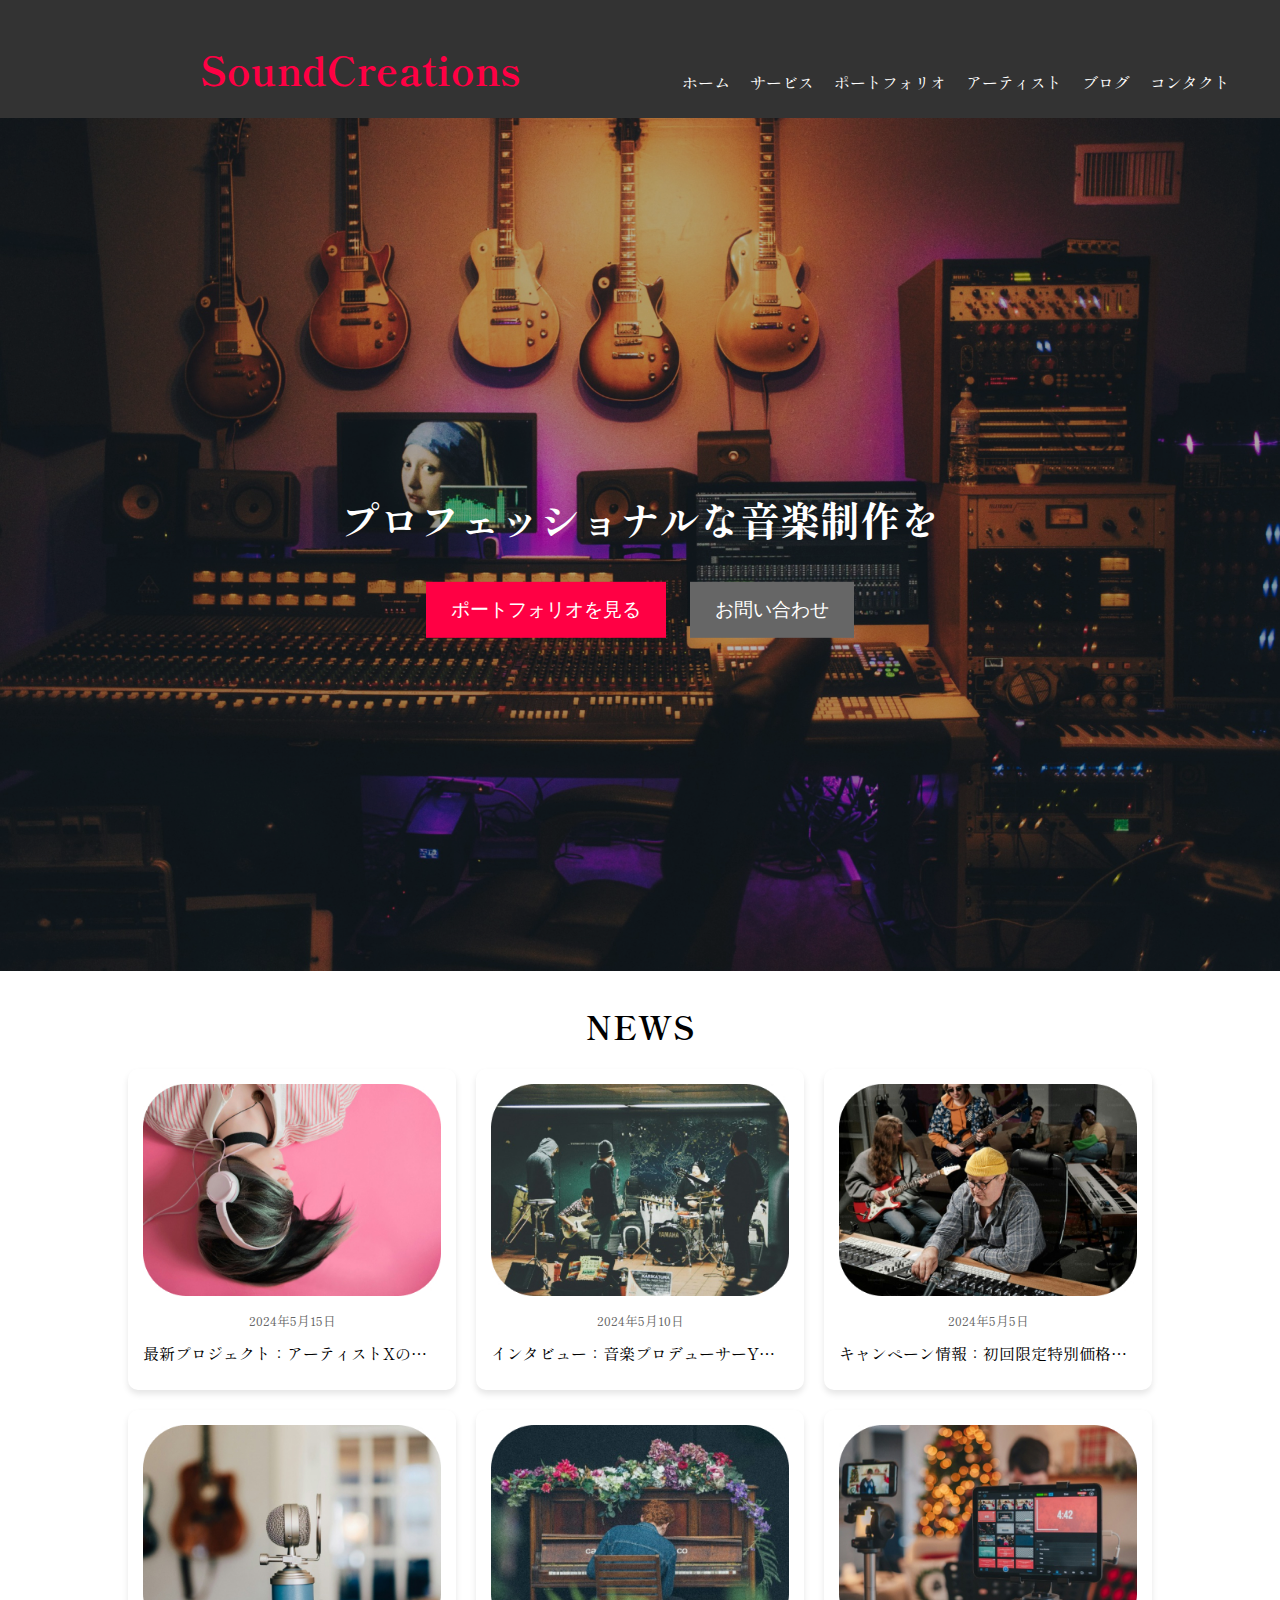
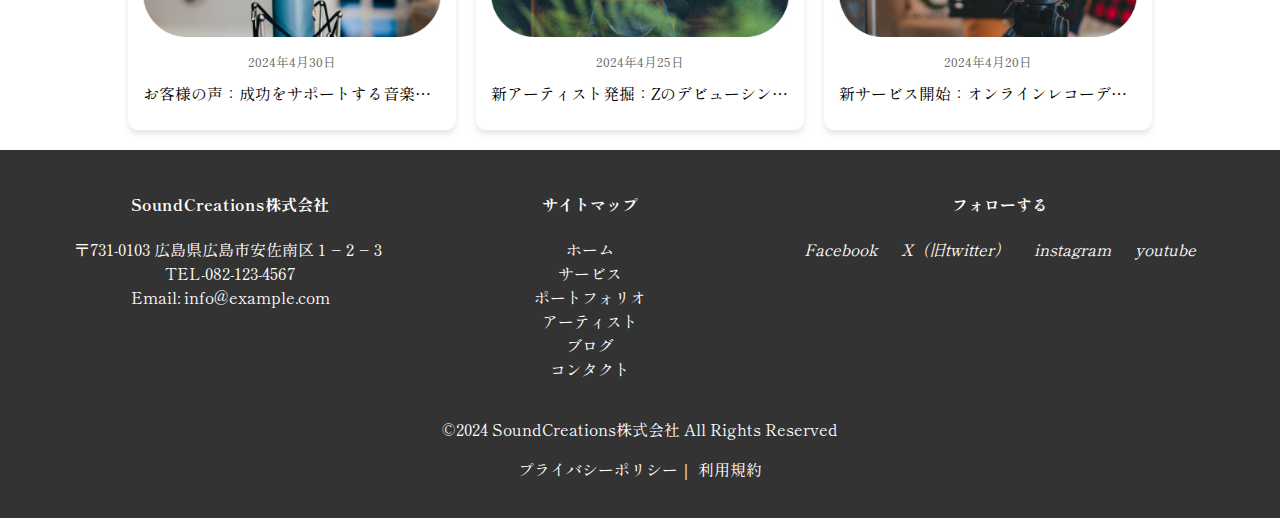
<file: index.html>
<!DOCTYPE html>
<html lang="ja">
<head>
    <meta charset="UTF-8">
    <meta name="viewport" content="width=device-width, initial-scale=1.0">
    <title>SoundCreations</title>

<!-- グーグルフォント -->
<link rel="preconnect" href="https://fonts.googleapis.com">
<link rel="preconnect" href="https://fonts.gstatic.com" crossorigin>
<link href="https://fonts.googleapis.com/css2?family=Darumadrop+One&family=Noto+Sans+JP:wght@100..900&family=RocknRoll+One&family=Shippori+Mincho+B1&family=Slackside+One&family=Train+One&family=Tsukimi+Rounded&display=swap" rel="stylesheet">

    <link rel="stylesheet" href="style.css">
    <script src="https://code.jquery.com/jquery-3.5.1.min.js"></script>
    <script type="text/javascript" src="script.js"></script>
</head>

<body>
    <header>
        <div class="hamburger">
            <div class="logo"><a class="logo" href="index.html">SoundCreations</a></div>
            <p class="btn-gnav">
                <span></span>
                <span></span>
                <span></span>
            </p>
            <nav class="gnav">
                <ul class="gnav-menu">
                    <li><a href="index.html">ホーム</a></li>
                    <li><a href="services.html">サービス</a></li>
                    <li><a href="portfolio.html">ポートフォリオ</a></li>
                    <li><a href="artist.html">アーティスト</a></li>
                    <li><a href="blog.html">ブログ</a></li>
                    <li><a href="contact.html">コンタクト</a></li>
                </ul>
            </nav>
        </div>
    </header>

    <main>
        <section class="main">
            <img src="images/hero-image.jpg" alt="スタジオのイメージ">
            <div class="main-text">
                <h2>プロフェッショナルな音楽制作を</h2>
                <div class="cta-buttons">
                    <button class="cta-button first"><a href="portfolio.html">ポートフォリオを見る</a></button>
                    <button class="cta-button second"><a href="contact.html">お問い合わせ</a></button>
                </div>
            </div>
        </section>
        
        <section class="news">
            <h2>NEWS</h2>
<!--             <div class="play-music-btn-container">
                <div class="block">
                   <svg class="circleText" viewBox="0 0 100 100">
                     <path id="circle" class="circleText__circle" d="M 0 50 A 50 50 0 1 1 0 51 z"/>
                     <text class="circleText__text">
                       <textpath xlink:href="#circle">
                        Play music🎶
                       </textpath>
                     </text>
                   </svg>
                 </div>
              </div> -->
            <div class="news-grid">
                <a href="news1.html" class="news-item">
                    <img src="images/news1.jpg" alt="ニュース画像１:アーティストX">
                    <p class="date">2024年5月15日</p>
                    <p>最新プロジェクト：アーティストXの新アルバム『サウンドアブピュア』リリース決定！</p>
                </a>
                <a href="news2.html" class="news-item">
                    <img src="images/news2.jpg" alt="ニュース画像2:アーティストのリハーサルの様子">
                    <p class="date">2024年5月10日</p>
                    <p>インタビュー：音楽プロデューサーYが語る制作の裏側</p>
                </a>
                <a href="news3.html" class="news-item">
                    <img src="images/news3.jpg" alt="ニュース画像3:レコーディングの様子">
                    <p class="date">2024年5月5日</p>
                    <p>キャンペーン情報：初回限定特別価格での製作プラン</p>
                </a>
                <a href="news4.html" class="news-item">
                    <img src="images/news4.jpg" alt="ニュース画像4:レコーディングマイク">
                    <p class="date">2024年4月30日</p>
                    <p>お客様の声：成功をサポートする音楽制作</p>
                </a>
                <a href="news5.html" class="news-item">
                    <img src="images/news5.jpg" alt="ニュース画像5:アーティスト”Z”のシングル写真">
                    <p class="date">2024年4月25日</p>
                    <p>新アーティスト発掘：Zのデビューシングルが話題に！</p>
                </a>
                <a href="news6.html" class="news-item">
                    <img src="images/news6.jpg" alt="ニュース画像6:オンラインレコーディングの機材">
                    <p class="date">2024年4月20日</p>
                    <p>新サービス開始：オンラインレコーディングセッション</p>
                </a>
            </div>
        </section>
    </main>

    <footer class="footer">
        <div class="footer-div">
            <div>
                <h4>SoundCreations株式会社</h4>
                <p>〒731-0103 広島県広島市安佐南区１−２−３<br>
                TEL-082-123-4567 <br>
                Email: info@example.com</p>
            </div>
            <div class="footer-navi">
                <h4>サイトマップ</h4>
            <ul class="footer-ul">
                    <li><a class="li-style" href="index.html">ホーム</a></li>
                    <li><a class="li-style" href="services.html">サービス</a></li>
                    <li><a class="li-style" href="portfolio.html">ポートフォリオ</a></li>
                    <li><a class="li-style" href="artist.html">アーティスト</a></li>
                    <li><a class="li-style" href="blog.html">ブログ</a></li>
                    <li><a class="li-style" href="contact.html">コンタクト</a></li>
            </ul>
            </div>
            <div>
               <h4>フォローする</h4>
              <a class="sns-style" href="#"><i class="fab fa-facebook">Facebook</i></a>
              <a class="sns-style" href="#"><i class="fab fa-twitter">X（旧twitter）</i></a>
              <a class="sns-style" href="#"><i class="fab fa-instagram">instagram</i></a>
              <a class="sns-style" href="#"><i class="fab fa-youtube">youtube</i></a>
            </div>
        </div>

        <p class="small">&copy;2024 SoundCreations株式会社 All Rights Reserved</p>
        <p><a class="privacy-policy" href="privacy-policy">プライバシーポリシー</a>｜
        <a class="privacy-policy" href="term-of-service">利用規約</a></p>

    </footer>
</body>
</html>
</file>
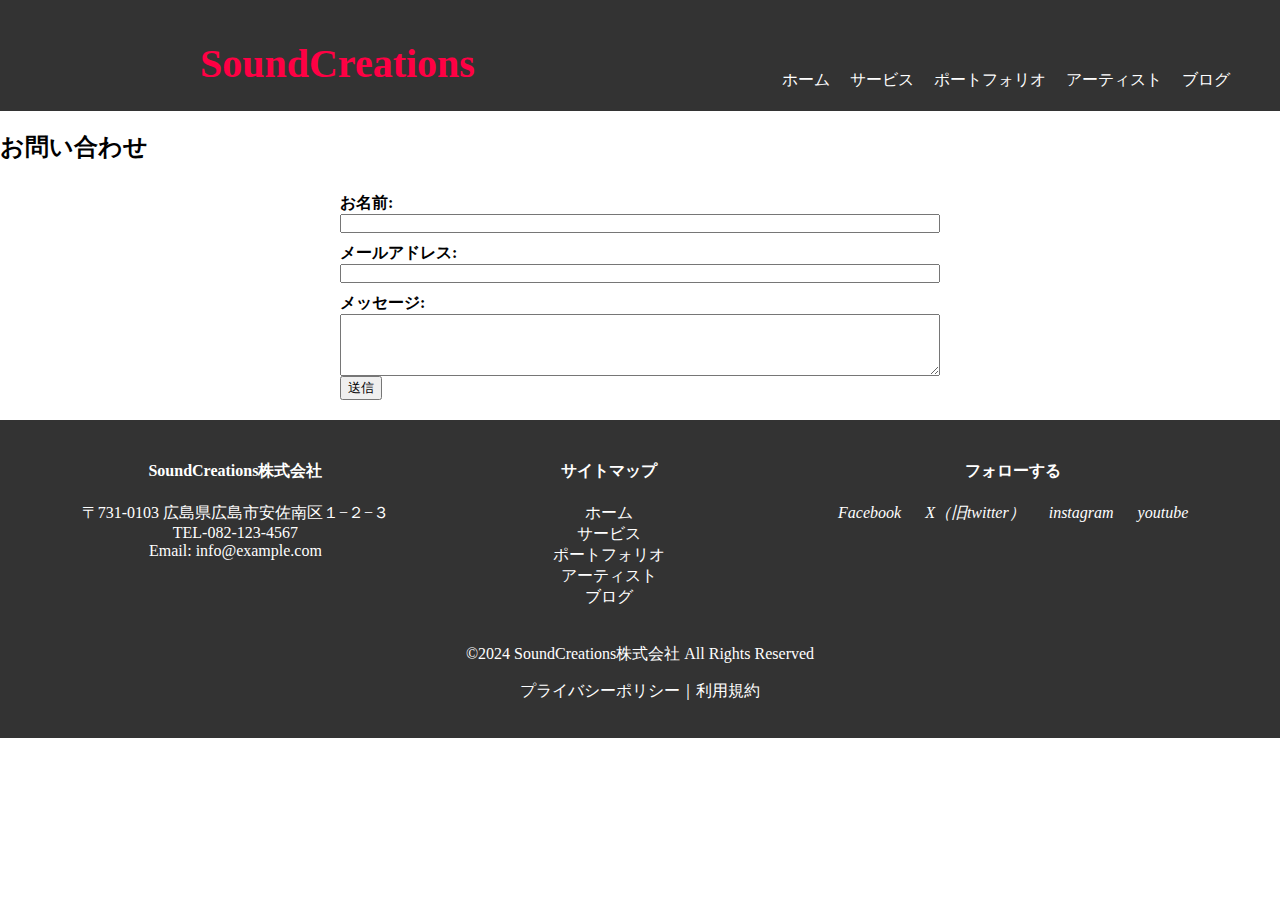
<file: contact.html>
<!DOCTYPE html>
<html lang="ja">
<head>
    <meta charset="UTF-8">
    <meta name="viewport" content="width=device-width, initial-scale=1.0">
    <title>SoundCreations - コンタクト</title>
    <link rel="stylesheet" href="style.css">
    <script src="https://code.jquery.com/jquery-3.5.1.min.js"></script>
    <script type="text/javascript" src="script.js"></script>
</head>
<body>
    <header>
        <div class="hamburger">
            <div class="logo"><a class="logo" href="index.html">SoundCreations</a></div>
            <p class="btn-gnav">
                <span></span>
                <span></span>
                <span></span>
            </p>
            <nav class="gnav">
                <ul class="gnav-menu">
                    <li><a href="index.html">ホーム</a></li>
                    <li><a href="services.html">サービス</a></li>
                    <li><a href="portfolio.html">ポートフォリオ</a></li>
                    <li><a href="artist.html">アーティスト</a></li>
                    <li><a href="blog.html">ブログ</a></li>
                </ul>
            </nav>
        </div>
    </header>

    <main>
        <section class="contact">
            <h2>お問い合わせ</h2>
            <form action="submit_form.php" method="post">
                <label for="name">お名前:</label>
                <input type="text" id="name" name="name" required>
                <label for="email">メールアドレス:</label>
                <input type="email" id="email" name="email" required>
                <label for="message">メッセージ:</label>
                <textarea id="message" name="message" rows="4" required></textarea>
                <button type="submit">送信</button>
            </form>
        </section>
    </main>

    <footer class="footer">
        <div class="footer-div">
            <div>
                <h4>SoundCreations株式会社</h4>
                <p>〒731-0103 広島県広島市安佐南区１−２−３<br>
                TEL-082-123-4567 <br>
                Email: info@example.com</p>
            </div>
            <div class="footer-navi">
                <h4>サイトマップ</h4>
                <ul class="footer-ul">
                    <li><a class="li-style" href="index.html">ホーム</a></li>
                    <li><a class="li-style" href="services.html">サービス</a></li>
                    <li><a class="li-style" href="portfolio.html">ポートフォリオ</a></li>
                    <li><a class="li-style" href="artist.html">アーティスト</a></li>
                    <li><a class="li-style" href="blog.html">ブログ</a></li>
                </ul>
            </div>
            <div>
                <h4>フォローする</h4>
                <a class="sns-style" href="#"><i class="fab fa-facebook">Facebook</i></a>
                <a class="sns-style" href="#"><i class="fab fa-twitter">X（旧twitter）</i></a>
                <a class="sns-style" href="#"><i class="fab fa-instagram">instagram</i></a>
                <a class="sns-style" href="#"><i class="fab fa-youtube">youtube</i></a>
            </div>
        </div>
        <p class="small">&copy;2024 SoundCreations株式会社 All Rights Reserved</p>
        <p><a class="privacy-policy" href="privacy-policy">プライバシーポリシー</a>｜<a class="privacy-policy" href="term-of-service">利用規約</a></p>
    </footer>
</body>
</html>
</file>
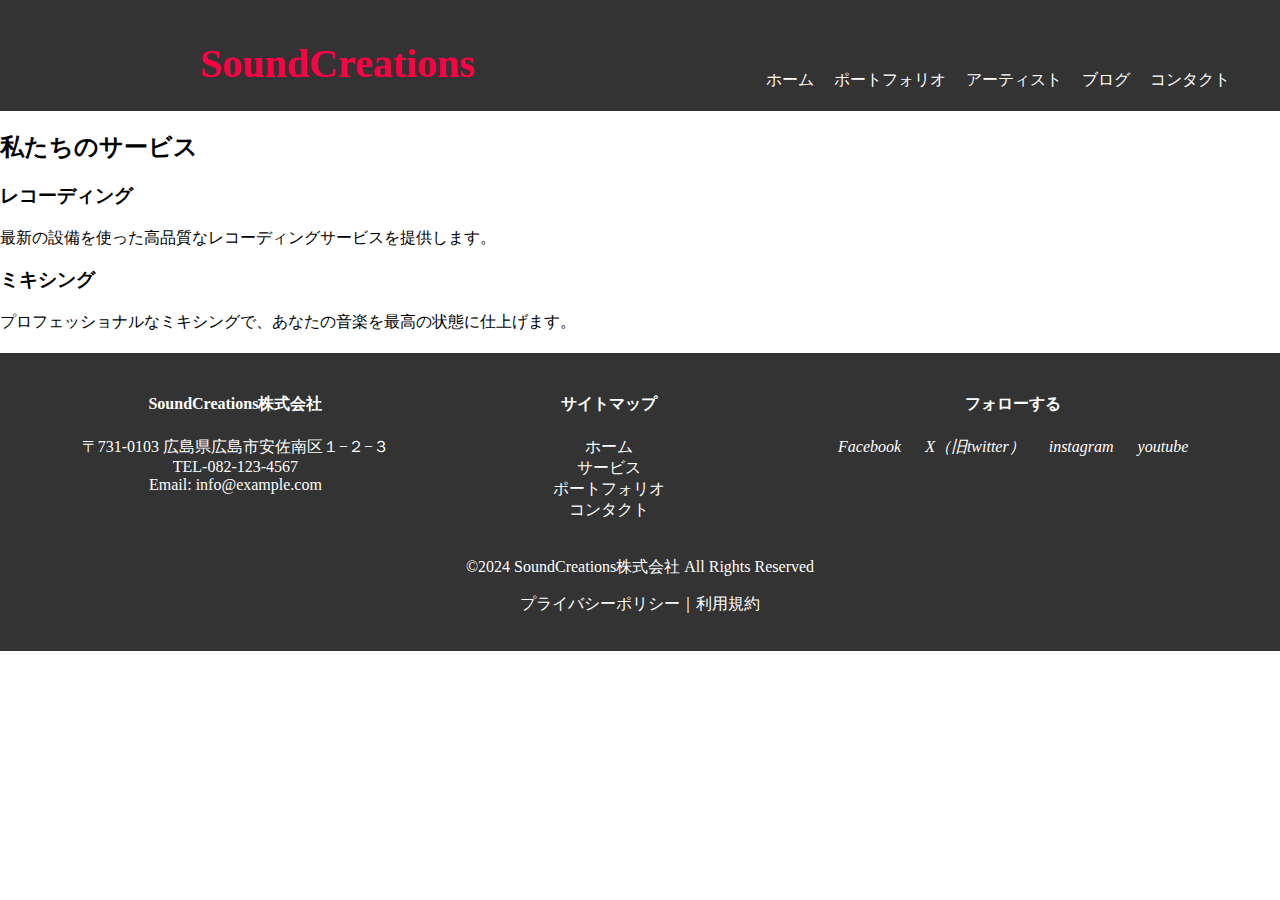
<file: services.html>
<!DOCTYPE html>
<html lang="ja">
<head>
    <meta charset="UTF-8">
    <meta name="viewport" content="width=device-width, initial-scale=1.0">
    <title>SoundCreations - サービス</title>
    <link rel="stylesheet" href="style.css">
    <script src="https://code.jquery.com/jquery-3.5.1.min.js"></script>
    <script type="text/javascript" src="script.js"></script>
</head>
<body>
    <header>
        <div class="hamburger">
            <div class="logo"><a class="logo" href="index.html">SoundCreations</a></div>
            <p class="btn-gnav">
                <span></span>
                <span></span>
                <span></span>
            </p>
            <nav class="gnav">
                <ul class="gnav-menu">
                    <li><a href="index.html">ホーム</a></li>
                    <li><a href="portfolio.html">ポートフォリオ</a></li>
                    <li><a href="artist.html">アーティスト</a></li>
                    <li><a href="blog.html">ブログ</a></li>
                    <li><a href="contact.html">コンタクト</a></li>
                </ul>
            </nav>
        </div>
    </header>

    <main>
        <section class="services">
            <h2>私たちのサービス</h2>
            <div class="services-list">
                <div class="service-item">
                    <h3>レコーディング</h3>
                    <p>最新の設備を使った高品質なレコーディングサービスを提供します。</p>
                </div>
                <div class="service-item">
                    <h3>ミキシング</h3>
                    <p>プロフェッショナルなミキシングで、あなたの音楽を最高の状態に仕上げます。</p>
                </div>
            </div>
        </section>
    </main>

    <footer class="footer">
        <div class="footer-div">
            <div>
                <h4>SoundCreations株式会社</h4>
                <p>〒731-0103 広島県広島市安佐南区１−２−３<br>
                TEL-082-123-4567 <br>
                Email: info@example.com</p>
            </div>
            <div class="footer-navi">
                <h4>サイトマップ</h4>
                <ul class="footer-ul">
                    <li><a class="li-style" href="index.html">ホーム</a></li>
                    <li><a class="li-style" href="services.html">サービス</a></li>
                    <li><a class="li-style" href="portfolio.html">ポートフォリオ</a></li>
                    <li><a class="li-style" href="contact.html">コンタクト</a></li>
                </ul>
            </div>
            <div>
                <h4>フォローする</h4>
                <a class="sns-style" href="#"><i class="fab fa-facebook">Facebook</i></a>
                <a class="sns-style" href="#"><i class="fab fa-twitter">X（旧twitter）</i></a>
                <a class="sns-style" href="#"><i class="fab fa-instagram">instagram</i></a>
                <a class="sns-style" href="#"><i class="fab fa-youtube">youtube</i></a>
            </div>
        </div>
        <p class="small">&copy;2024 SoundCreations株式会社 All Rights Reserved</p>
        <p><a class="privacy-policy" href="privacy-policy">プライバシーポリシー</a>｜<a class="privacy-policy" href="term-of-service">利用規約</a></p>
    </footer>
</body>
</html>
</file>
<file: style.css>
@charset "utf-8";

*{
    box-sizing: border-box;
}

body{
    font-family: "Shippori Mincho B1", serif;
    font-weight: 400;
    font-style: normal;
    margin: 0;
    padding: 0;
}

header{
    background: #333;
    color: white;
    padding: 20px 0;
}

header nav ul{
    list-style: none;
    margin: 30px 0 0 0;
    padding-right: 50px;
    display: flex;
}

header nav ul li{
    margin-left: 20px;
}

a{
    color: white;
    text-decoration: none;
}

header nav ul li a:hover{
    color: #f04;
}

.hamburger {
    margin: 20px auto 0;
    width: 100%;
    max-width: auto;
    display: flex;
    justify-content: space-between;
}

.logo {
    color: #f04;
    font-size: 40px;
    font-weight: bold;
    padding-left: 100px;
}

nav .gnav{
    padding-right: 400px;

}

.hamburger .btn-gnav {
    position: fixed;
    top: 20px;
    right: 20px;
    width: 30px;
    height: 24px;
    z-index: 12;
    box-sizing: border-box;
    cursor: pointer;
    -webkit-transition: all 400ms;
    transition: all 400ms;
}

.hamburger .btn-gnav span {
    position: absolute;
    width: 100%;
    height: 4px;
    background: #ffffff;
    border-radius: 10px;
    -webkit-transition: all 400ms;
    transition: all 400ms;
}

.hamburger .btn-gnav span:nth-child(1) {
    top: 0;
}

.hamburger .btn-gnav span:nth-child(2) {
    top: 10px;
}

.hamburger .btn-gnav span:nth-child(3) {
    top: 20px;
}

.hamburger .btn-gnav.open span:nth-child(1) {
    background: #ffffff;
    top: 6px;
    -webkit-transform: rotate(-45deg);
    -moz-transform: rotate(-45deg);
    transform: rotate(-45deg);
}

.hamburger .btn-gnav.open span:nth-child(2),
.hamburger .btn-gnav.open span:nth-child(3) {
    top: 6px;
    background: #ffffff;
    -webkit-transform: rotate(45deg);
    -moz-transform: rotate(45deg);
    transform: rotate(45deg);
}


.btn-gnav {
    display: none;
}

.gNav .gnav-menu {
    display: flex;
    justify-content: space-between;
}

.gNav .gnav-menu li {
    margin-left: 20px;
}

/* メイン */
.main{
    position: relative;
    text-align: center;
    color: white;
}

.main img{
    width: 100%;
    height: auto;
    filter: brightness(70%);
}

.main-text{
    position: absolute;
    top: 50%;
    left: 50%;
    transform: translate(-50%,-50%);
    text-align: center;
}

.main-text h2{
    font-size: 2.5em;
}

.cta-buttons{
    margin-top: 20px;
}

.cta-button{
    background: #f04;
    border: none;
    color: white;
    font-size: 1.2em;
    margin: 0 10px;
    padding: 15px 25px;
    cursor: pointer;
    transition: background 0.3s;   /* 0.3秒かけて滑らかに変化してくれる */
}

.cta-button.first{
    background: #f04;
}

.cta-button.second{
    background: #666;
}

.cta-button:hover{
    background: #c03;
}

.cta-button.cta-button.second:hover{
    background: #444;
}

/* ニュース */
.news{
    text-align: center;
    padding: 50px o;
}

.news h2{
    font-size: 2em;
    margin-bottom: 20px;
}

.news-grid{
    display: grid;
    grid-template-columns: repeat(3,minmax(100px, 1fr));
    gap: 20px;
    width: 80%;
    margin: auto;
}

.news-item{
    background: #fff;
    border-radius: 10px;
    overflow: hidden;
    padding: 15px;
    box-shadow: 0 4px 6px rgba(0, 0, 0, 0.1);
    display: block;
    color: inherit;
    text-decoration: none;
    transition: transform 0.2s, box-shadow 0.2s;
}

.news-item:hover {
    transform: translateY(-5px);
    box-shadow: 0 4px 6px rgba(0, 0, 0, 0.1);
}

.news-item img{
    width: 100%;
    height: auto;
}

.news-item .date{
    font-size: 0.8em;
    color: #666;
}

.news-item p{
    font-size: 1em;
    line-height: 1.5;
    margin: 10px 0;
    white-space: nowrap;  /* 自動で改行されたくない時 */
    overflow: hidden;  /* はみ出ない魔法 */
    text-overflow: ellipsis;  /* 1行を超えたら...で省略してくれる */
}

/* 音楽再生ボタン */
.play-music-btn-container{
    position: fixed;
    top: 200px;  /* 位置調整必要 */
    right: -40px;  /* 位置調整必要 */ 
    z-index: 1000;
}

.play-music-btn-container {
    padding: 90px;
    color: #f04;
  }

  .play-music-btn-container .circle{
    background: #f04;
    background-color: #f04;
  }

  .block {
    width: 90px;
    height: 90px;
    margin: auto;
  }

  textpath{
    color: #fff;
  }

  .circleText {
    overflow: visible;
    animation: rotation 10s linear infinite;
    &__circle { 
      fill: none; 
    }
    &__text {
      fill: #fff;
      font-size: 20px;
      letter-spacing: 0.02em;
    }
}
  @keyframes rotation {
    0% {
      transform: rotate(0deg);
    }
    100% {
      transform: rotate(360deg);
    }
  }

  /* コンタクトフォームのスタイル */
.contact form {
    display: flex;
    flex-direction: column;
    align-items: flex-start;
    max-width: 600px;
    margin: 0 auto;
}

.contact form label {
    margin-top: 10px;
    font-weight: bold;
}

.contact form input,
.contact form textarea {
    width: 100%;
    padding:0;
}

/* フッター */
.footer{
    background: #333;
    color: #fff;
    margin-top: 20px;
    padding: 20px 0;
    text-align: center;
}

.footer-div{
    display: flex;
    justify-content: space-around;
}

.footer-ul{
    list-style: none;
    padding: 0;
}

.li-style{
    color: #fff;
    text-decoration: none;
}

.li-style:hover{
    color: #c03;
}

.sns-style{
    color: #fff;
    margin: 0 10px;
}

.sns-style:hover{
    color: #c03;
}

.small{
    margin-top: 20px;
}

.privacy-policy{
    color: #fff;
    text-decoration: none;
}

.privacy-policy:hover{
    color: #c03;
}

/* レスポンシブ モバイル版 */
@media screen and (max-width: 768px) {
    .btn-gnav {
        display: block;
    }

    .gnav {
        position: fixed;
        top: 0;
        right: -100%;
        width: 100%;
        height: 100%;
        background-color: rgba(0, 0, 0, 0.8);
        font-size: 16px;
        box-sizing: border-box;
        z-index: 1;
        padding-top: 50px;
        transition: .3s;
    }

    .gnav.open {
        right: 0;
    }

    .gnav .gnav-menu {
        padding: 0;
        width: 100%;
        height: 100%;
        display: flex;
        flex-direction: column;
        text-align: center;
        /*justify-content: center;*/
    }

    .gnav .gnav-menu li {
        width: 100%;
        padding: 15px;
        border-bottom: #525252 1px solid;
    }

    .hamburger {
        flex-direction: column;
        align-items: center;
    }

    .logo {
        padding-left: 0;
        text-align: center;
        font-size: 1.5em;
    }

    .btn-gnav {
        position: absolute;
        top: 20px;
        right: 20px;
    }

    header nav ul {
        flex-direction: column;
        /* align-items: center; */
        align-items: flex-start;
        width: 100%;
    }

    header nav ul li {
        margin-left: 0;
        margin-top: 10px;
    }

    .news-grid {
        grid-template-columns: 1fr;
    }

    .main-text h2 {
        font-size: 1.5em;
    }

    .cta-button {
        font-size: 1em;
        padding: 10px 20px;
    }

    .cta-buttons {
        flex-direction: column;
        align-items: center;
    }

    header .container {
        flex-direction: column;
        align-items: flex-start;
    }

    header nav ul {
        flex-direction: column;
        align-items: flex-start;
    }

    header nav ul li {
        margin-left: 0;
        margin-top: 10px;
    }

    .footer-div {
        flex-direction: column;
        align-items: center;
    }

    .footer-div > div {
        margin-bottom: 20px;
        text-align: center;
    }

    .footer-navi ul {
        padding: 0;
    }

    .footer-ul {
        padding: 0;
        text-align: center;
    }

    .footer-ul li {
        margin-bottom: 10px;
    }
}
</file>
